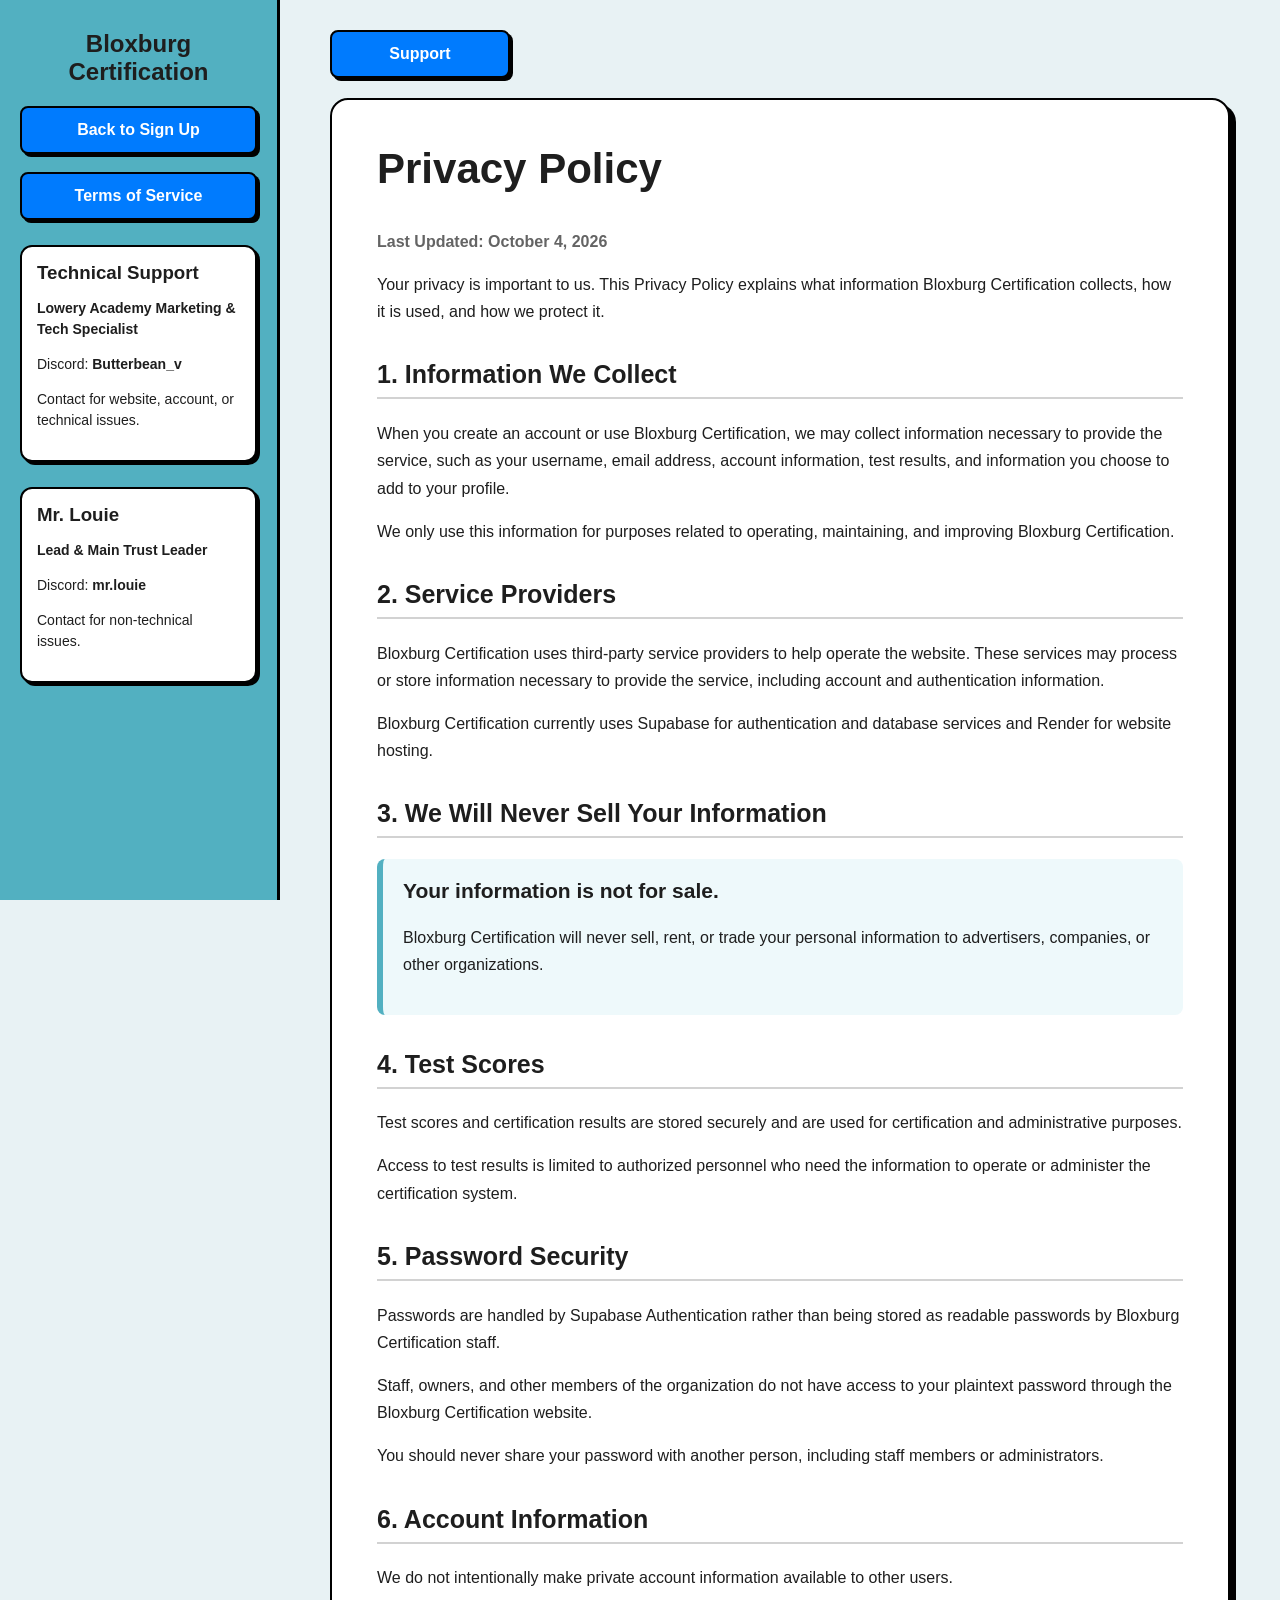
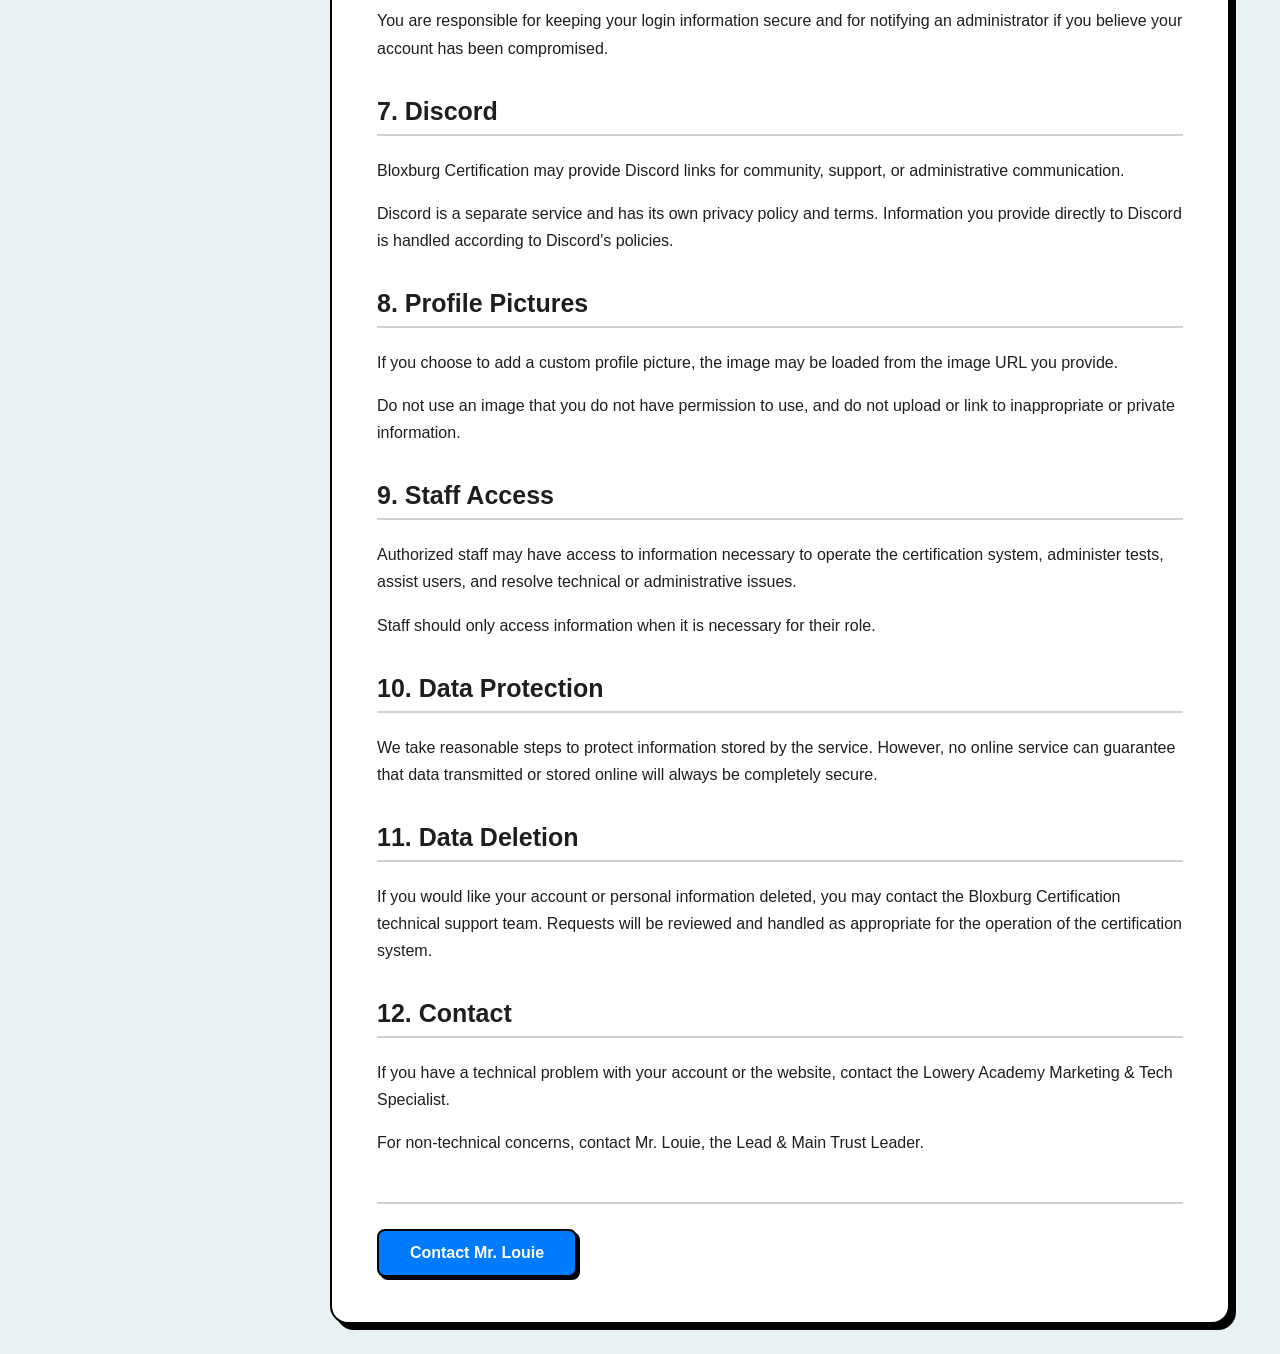
<file: Docs.html>
<!DOCTYPE html>

<html lang="en">

<head>


<meta charset="UTF-8">

<meta name="viewport" content="width=device-width, initial-scale=1.0">

<link rel="icon" href="Docs.png">

<title>Privacy Policy - Bloxburg Certification</title>

<link rel="stylesheet" href="Docs.css">


</head>

<body>

<div id="SideBar">


<h2>Bloxburg Certification</h2>

<a href="signup.html">
    <button class="SideButton">
        Back to Sign Up
    </button>
</a>

<br><br>

<a href="Terms.html">
    <button class="SideButton">
        Terms of Service
    </button>
</a>


<div class="ContactCard">

    <h3>Technical Support</h3>

    <p class="Role">
        Lowery Academy Marketing & Tech Specialist
    </p>

    <p>
        Discord: <strong>Butterbean_v</strong>
    </p>

    <p>
        Contact for website, account, or technical issues.
    </p>

</div>


<div class="ContactCard">

    <h3>Mr. Louie</h3>

    <p class="Role">
        Lead & Main Trust Leader
    </p>

    <p>
        Discord: <strong>mr.louie</strong>
    </p>

    <p>
        Contact for non-technical issues.
    </p>

</div>


</div>

<main id="Document">

<div id="TopBar">

    <a href="https://discord.com/users/1171585073271808067">
        <button class="BackButton">
            Support
        </button>
    </a>

</div>


<section class="Policy">

    <h1>Privacy Policy</h1>

    <p class="Updated">
        Last Updated: October 4, 2026
    </p>


    <p>
        Your privacy is important to us. This Privacy Policy explains
        what information Bloxburg Certification collects, how it is
        used, and how we protect it.
    </p>


    <h2>1. Information We Collect</h2>

    <p>
        When you create an account or use Bloxburg Certification,
        we may collect information necessary to provide the service,
        such as your username, email address, account information,
        test results, and information you choose to add to your profile.
    </p>

    <p>
        We only use this information for purposes related to operating,
        maintaining, and improving Bloxburg Certification.
    </p>


    <h2>2. Service Providers</h2>

    <p>
        Bloxburg Certification uses third-party service providers to
        help operate the website. These services may process or store
        information necessary to provide the service, including account
        and authentication information.
    </p>

    <p>
        Bloxburg Certification currently uses Supabase for authentication
        and database services and Render for website hosting.
    </p>


    <h2>3. We Will Never Sell Your Information</h2>

    <div class="ImportantBox">

        <h3>Your information is not for sale.</h3>

        <p>
            Bloxburg Certification will never sell, rent, or trade your
            personal information to advertisers, companies, or other
            organizations.
        </p>

    </div>


    <h2>4. Test Scores</h2>

    <p>
        Test scores and certification results are stored securely and
        are used for certification and administrative purposes.
    </p>

    <p>
        Access to test results is limited to authorized personnel who
        need the information to operate or administer the certification
        system.
    </p>


    <h2>5. Password Security</h2>

    <p>
        Passwords are handled by Supabase Authentication rather than
        being stored as readable passwords by Bloxburg Certification
        staff.
    </p>

    <p>
        Staff, owners, and other members of the organization do not
        have access to your plaintext password through the
        Bloxburg Certification website.
    </p>

    <p>
        You should never share your password with another person,
        including staff members or administrators.
    </p>


    <h2>6. Account Information</h2>

    <p>
        We do not intentionally make private account information
        available to other users.
    </p>

    <p>
        You are responsible for keeping your login information secure
        and for notifying an administrator if you believe your account
        has been compromised.
    </p>


    <h2>7. Discord</h2>

    <p>
        Bloxburg Certification may provide Discord links for community,
        support, or administrative communication.
    </p>

    <p>
        Discord is a separate service and has its own privacy policy
        and terms. Information you provide directly to Discord is
        handled according to Discord's policies.
    </p>


    <h2>8. Profile Pictures</h2>

    <p>
        If you choose to add a custom profile picture, the image may
        be loaded from the image URL you provide.
    </p>

    <p>
        Do not use an image that you do not have permission to use,
        and do not upload or link to inappropriate or private
        information.
    </p>


    <h2>9. Staff Access</h2>

    <p>
        Authorized staff may have access to information necessary to
        operate the certification system, administer tests, assist
        users, and resolve technical or administrative issues.
    </p>

    <p>
        Staff should only access information when it is necessary for
        their role.
    </p>


    <h2>10. Data Protection</h2>

    <p>
        We take reasonable steps to protect information stored by the
        service. However, no online service can guarantee that data
        transmitted or stored online will always be completely secure.
    </p>


    <h2>11. Data Deletion</h2>

    <p>
        If you would like your account or personal information deleted,
        you may contact the Bloxburg Certification technical support
        team. Requests will be reviewed and handled as appropriate for
        the operation of the certification system.
    </p>


    <h2>12. Contact</h2>

    <p>
        If you have a technical problem with your account or the
        website, contact the Lowery Academy Marketing & Tech
        Specialist.
    </p>

    <p>
        For non-technical concerns, contact Mr. Louie, the Lead &
        Main Trust Leader.
    </p>


    <div class="BottomButtons">

        <a href="https://discord.com/users/1147816486375784560">
            <button class="BackButton">
                Contact Mr. Louie
            </button>
        </a>

    </div>

</section>


</main>

</body>

</html>
</file>
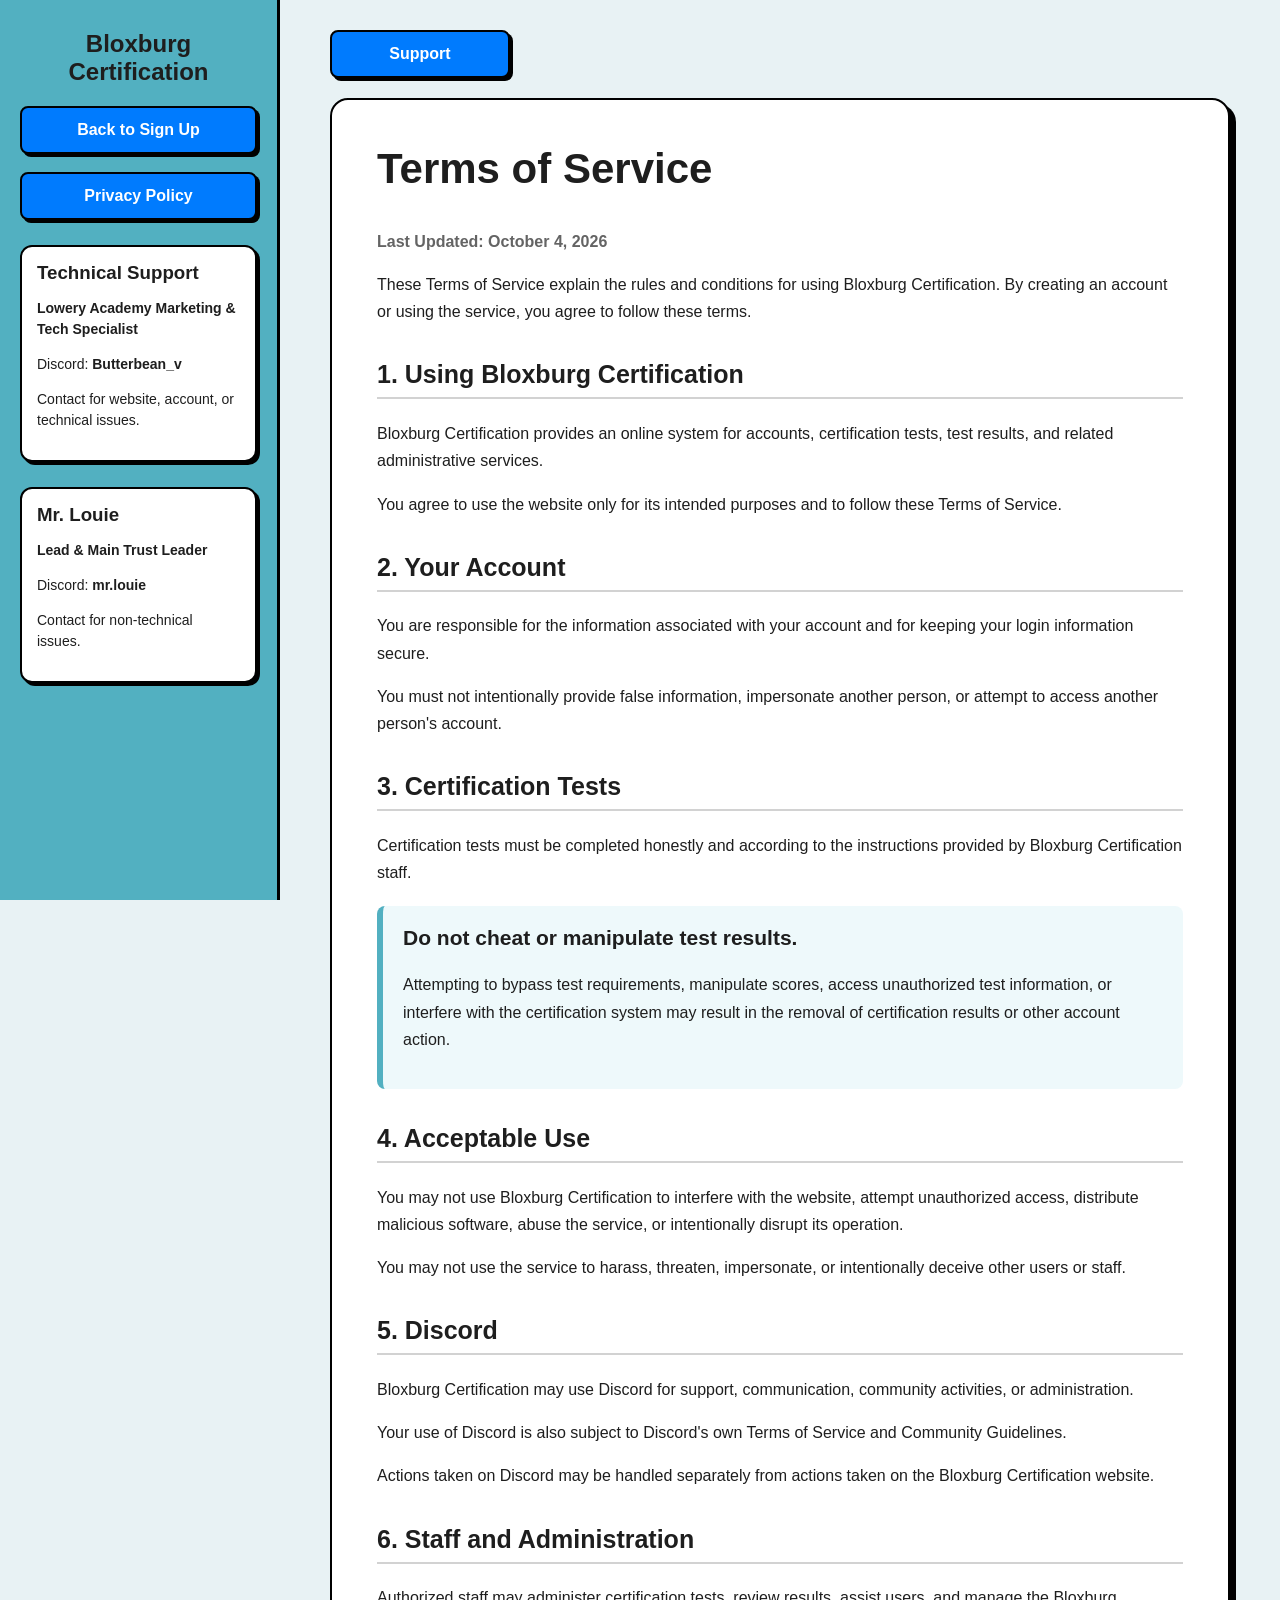
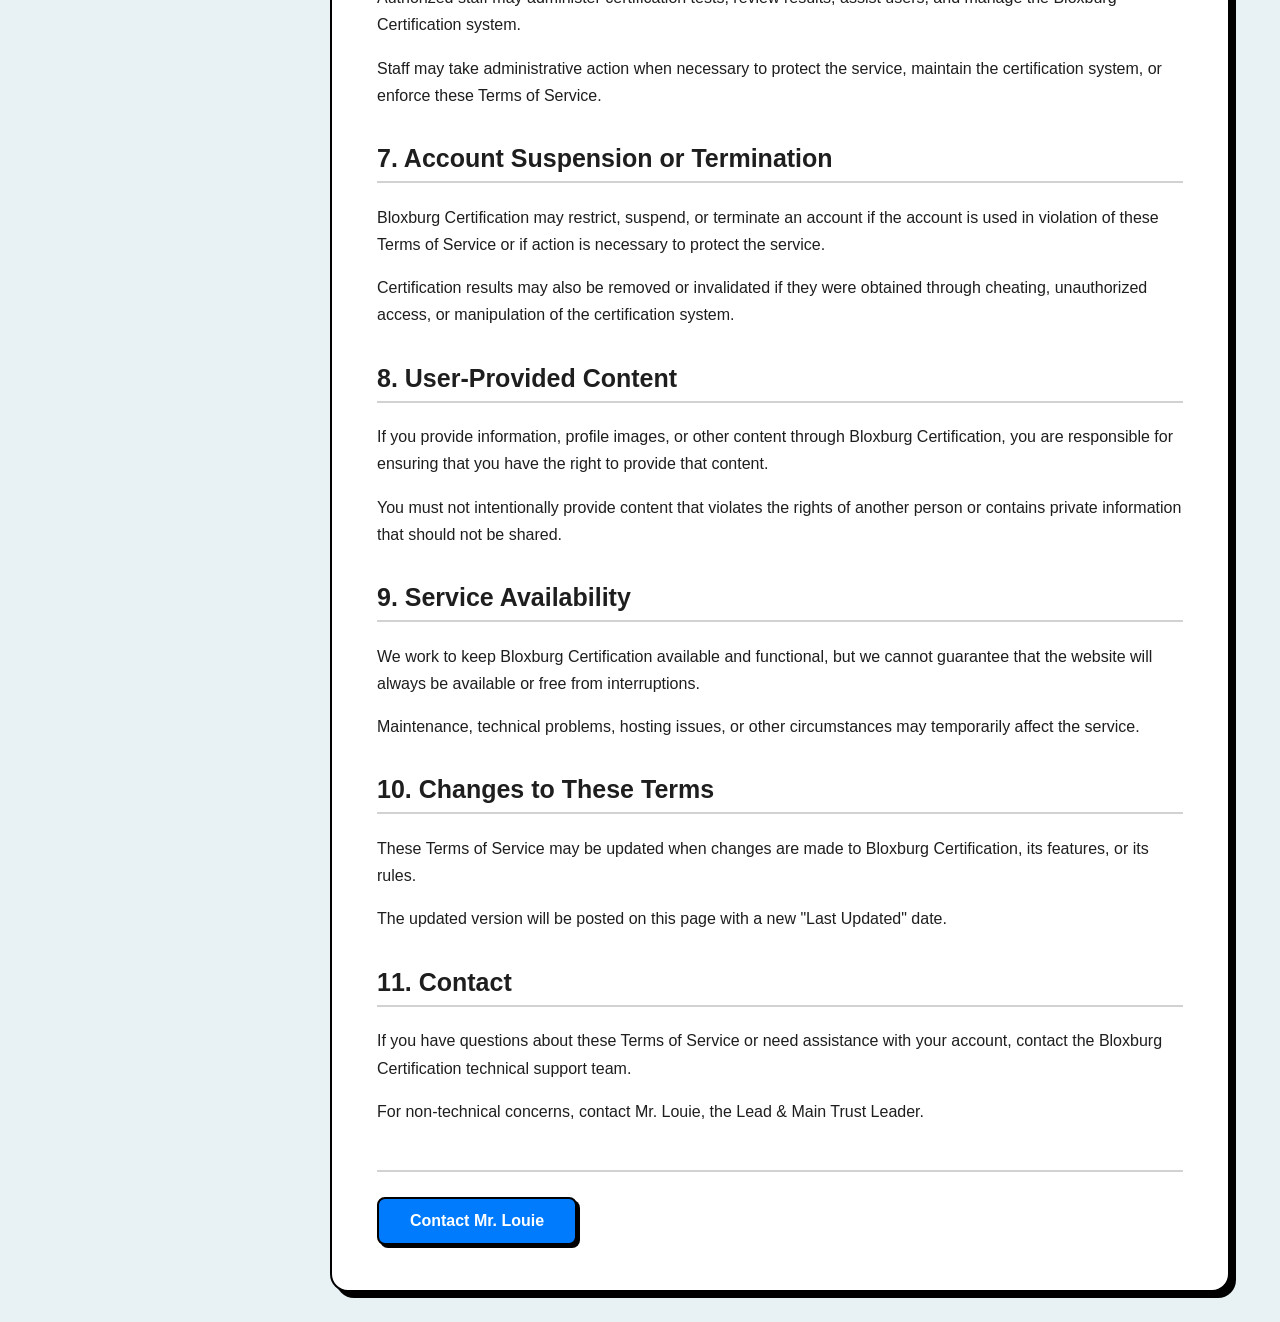
<file: Terms.html>
<!DOCTYPE html>

<html lang="en">

<head>

<meta charset="UTF-8">

<meta name="viewport" content="width=device-width, initial-scale=1.0">

<link rel="icon" href="Docs.png">

<title>Terms of Service - Bloxburg Certification</title>

<link rel="stylesheet" href="Terms.css">


</head>

<body>

<div id="SideBar">


<h2>Bloxburg Certification</h2>

<a href="signup.html">
    <button class="SideButton">
        Back to Sign Up
    </button>
</a>

<br><br>

<a href="Docs.html">
    <button class="SideButton">
        Privacy Policy
    </button>
</a>


<div class="ContactCard">

    <h3>Technical Support</h3>

    <p class="Role">
        Lowery Academy Marketing & Tech Specialist
    </p>

    <p>
        Discord: <strong>Butterbean_v</strong>
    </p>

    <p>
        Contact for website, account, or technical issues.
    </p>

</div>


<div class="ContactCard">

    <h3>Mr. Louie</h3>

    <p class="Role">
        Lead & Main Trust Leader
    </p>

    <p>
        Discord: <strong>mr.louie</strong>
    </p>

    <p>
        Contact for non-technical issues.
    </p>

</div>


</div>

<main id="Document">


<div id="TopBar">

    <a href="https://discord.com/users/1171585073271808067">
        <button class="BackButton">
            Support
        </button>
    </a>

</div>


<section class="Terms">

    <h1>Terms of Service</h1>

    <p class="Updated">
        Last Updated: October 4, 2026
    </p>


    <p>
        These Terms of Service explain the rules and conditions for
        using Bloxburg Certification. By creating an account or using
        the service, you agree to follow these terms.
    </p>


    <h2>1. Using Bloxburg Certification</h2>

    <p>
        Bloxburg Certification provides an online system for accounts,
        certification tests, test results, and related administrative
        services.
    </p>

    <p>
        You agree to use the website only for its intended purposes
        and to follow these Terms of Service.
    </p>


    <h2>2. Your Account</h2>

    <p>
        You are responsible for the information associated with your
        account and for keeping your login information secure.
    </p>

    <p>
        You must not intentionally provide false information,
        impersonate another person, or attempt to access another
        person's account.
    </p>


    <h2>3. Certification Tests</h2>

    <p>
        Certification tests must be completed honestly and according
        to the instructions provided by Bloxburg Certification staff.
    </p>

    <div class="ImportantBox">

        <h3>Do not cheat or manipulate test results.</h3>

        <p>
            Attempting to bypass test requirements, manipulate scores,
            access unauthorized test information, or interfere with the
            certification system may result in the removal of
            certification results or other account action.
        </p>

    </div>


    <h2>4. Acceptable Use</h2>

    <p>
        You may not use Bloxburg Certification to interfere with the
        website, attempt unauthorized access, distribute malicious
        software, abuse the service, or intentionally disrupt its
        operation.
    </p>

    <p>
        You may not use the service to harass, threaten, impersonate,
        or intentionally deceive other users or staff.
    </p>


    <h2>5. Discord</h2>

    <p>
        Bloxburg Certification may use Discord for support,
        communication, community activities, or administration.
    </p>

    <p>
        Your use of Discord is also subject to Discord's own Terms of
        Service and Community Guidelines.
    </p>

    <p>
        Actions taken on Discord may be handled separately from actions
        taken on the Bloxburg Certification website.
    </p>


    <h2>6. Staff and Administration</h2>

    <p>
        Authorized staff may administer certification tests, review
        results, assist users, and manage the Bloxburg Certification
        system.
    </p>

    <p>
        Staff may take administrative action when necessary to protect
        the service, maintain the certification system, or enforce
        these Terms of Service.
    </p>


    <h2>7. Account Suspension or Termination</h2>

    <p>
        Bloxburg Certification may restrict, suspend, or terminate an
        account if the account is used in violation of these Terms of
        Service or if action is necessary to protect the service.
    </p>

    <p>
        Certification results may also be removed or invalidated if
        they were obtained through cheating, unauthorized access, or
        manipulation of the certification system.
    </p>


    <h2>8. User-Provided Content</h2>

    <p>
        If you provide information, profile images, or other content
        through Bloxburg Certification, you are responsible for
        ensuring that you have the right to provide that content.
    </p>

    <p>
        You must not intentionally provide content that violates the
        rights of another person or contains private information that
        should not be shared.
    </p>


    <h2>9. Service Availability</h2>

    <p>
        We work to keep Bloxburg Certification available and
        functional, but we cannot guarantee that the website will
        always be available or free from interruptions.
    </p>

    <p>
        Maintenance, technical problems, hosting issues, or other
        circumstances may temporarily affect the service.
    </p>


    <h2>10. Changes to These Terms</h2>

    <p>
        These Terms of Service may be updated when changes are made
        to Bloxburg Certification, its features, or its rules.
    </p>

    <p>
        The updated version will be posted on this page with a new
        "Last Updated" date.
    </p>


    <h2>11. Contact</h2>

    <p>
        If you have questions about these Terms of Service or need
        assistance with your account, contact the Bloxburg
        Certification technical support team.
    </p>

    <p>
        For non-technical concerns, contact Mr. Louie, the Lead &
        Main Trust Leader.
    </p>


    <div class="BottomButtons">

        <a href="https://discord.com/users/1147816486375784560">
            <button class="BackButton">
                Contact Mr. Louie
            </button>
        </a>

    </div>

</section>

</main>

</body>

</html>
</file>
<file: Docs.css>
* {
    box-sizing: border-box;
}

body {
    margin: 0;
    font-family: Arial, Helvetica, sans-serif;
    background-color: rgb(232, 242, 244);
    color: rgb(30, 30, 30);
}

/* SIDE BAR */

#SideBar {
    position: fixed;
    left: 0;
    top: 0;

    width: 280px;
    height: 100vh;

    padding: 30px 20px;

    background-color: rgb(82, 176, 193);
    border-right: 3px solid black;

    overflow-y: auto;
}

#SideBar h2 {
    margin-top: 0;
    text-align: center;
    font-size: 24px;
}

/* BUTTONS */

.SideButton,
.BackButton {
    width: 100%;
    padding: 13px 18px;

    border: 2px solid black;
    border-radius: 8px;

    background-color: #007BFE;
    color: white;

    font-size: 16px;
    font-weight: bold;

    cursor: pointer;

    box-shadow: 3px 3px 0 black;

    transition: 0.15s;
}

.SideButton:hover,
.BackButton:hover {
    transform: translateY(-2px);
    box-shadow: 5px 5px 0 black;
}

.SideButton:active,
.BackButton:active {
    transform: translateY(2px);
    box-shadow: 1px 1px 0 black;
}

/* CONTACT CARDS */

.ContactCard {
    margin-top: 25px;
    padding: 15px;

    background-color: white;

    border: 2px solid black;
    border-radius: 12px;

    box-shadow: 3px 3px 0 black;
}

.ContactCard h3 {
    margin-top: 0;
    margin-bottom: 8px;
}

.ContactCard p {
    font-size: 14px;
    line-height: 1.5;
}

.ContactCard .Role {
    font-weight: bold;
}

/* MAIN DOCUMENT */

#Document {
    margin-left: 280px;
    padding: 30px;
}

/* TOP BAR */

#TopBar {
    max-width: 900px;
    margin: 0 auto 20px auto;
}

#TopBar .BackButton {
    width: 180px;
}

/* POLICY */

.Policy {
    max-width: 900px;
    margin: 0 auto;

    padding: 45px;

    background-color: white;

    border: 2px solid black;
    border-radius: 18px;

    box-shadow: 6px 6px 0 black;
}

.Policy h1 {
    margin-top: 0;
    font-size: 42px;
}

.Policy h2 {
    margin-top: 35px;

    font-size: 25px;

    border-bottom: 2px solid rgb(210, 210, 210);

    padding-bottom: 8px;
}

.Policy p {
    font-size: 16px;
    line-height: 1.7;
}

/* UPDATED TEXT */

.Updated {
    color: rgb(100, 100, 100);
    font-weight: bold;
}

/* IMPORTANT PRIVACY BOX */

.ImportantBox {
    margin-top: 20px;
    padding: 20px;

    background-color: rgb(238, 249, 251);

    border-left: 6px solid rgb(82, 176, 193);
    border-radius: 8px;
}

.ImportantBox h3 {
    margin-top: 0;
    font-size: 21px;
}

/* BOTTOM BUTTON */

.BottomButtons {
    margin-top: 45px;

    padding-top: 25px;

    border-top: 2px solid rgb(210, 210, 210);
}

.BottomButtons .BackButton {
    width: 200px;
}

/* MOBILE */

@media (max-width: 750px) {

    #SideBar {
        position: relative;

        width: 100%;
        height: auto;

        border-right: none;
        border-bottom: 3px solid black;
    }

    #Document {
        margin-left: 0;
        padding: 15px;
    }

    .Policy {
        padding: 25px;
    }

    .Policy h1 {
        font-size: 32px;
    }
}
@media (max-width: 750px) {
    #SideBar {
        position: relative;
        width: 100%;
        height: auto;
        border-right: none;
        border-bottom: 3px solid black;
    }

    #Document {
        margin-left: 0;
        padding: 15px;
    }

    .Terms {
        width: 100%;
        padding: 20px;
    }

    .Terms h1 {
        font-size: 32px;
    }

    .Terms h2 {
        font-size: 22px;
    }

    .Terms p {
        font-size: 15px;
    }
}
</file>
<file: Terms.css>
* {
  box-sizing: border-box;
  }

body {
margin: 0;
font-family: Arial, Helvetica, sans-serif;
background-color: rgb(232, 242, 244);
color: rgb(30, 30, 30);
}

/* SIDE BAR */

#SideBar {
position: fixed;
left: 0;
top: 0;

width: 280px;
height: 100vh;

padding: 30px 20px;

background-color: rgb(82, 176, 193);
border-right: 3px solid black;

overflow-y: auto;


}

#SideBar h2 {
margin-top: 0;
text-align: center;
font-size: 24px;
}

/* BUTTONS */

.SideButton,
.BackButton {
width: 100%;
padding: 13px 18px;


border: 2px solid black;
border-radius: 8px;

background-color: #007BFE;
color: white;

font-size: 16px;
font-weight: bold;

cursor: pointer;

box-shadow: 3px 3px 0 black;

transition: 0.15s;


}

.SideButton:hover,
.BackButton:hover {
transform: translateY(-2px);
box-shadow: 5px 5px 0 black;
}

.SideButton:active,
.BackButton:active {
transform: translateY(2px);
box-shadow: 1px 1px 0 black;
}

/* CONTACT CARDS */

.ContactCard {
margin-top: 25px;
padding: 15px;


background-color: white;

border: 2px solid black;
border-radius: 12px;

box-shadow: 3px 3px 0 black;


}

.ContactCard h3 {
margin-top: 0;
margin-bottom: 8px;
}

.ContactCard p {
font-size: 14px;
line-height: 1.5;
}

.ContactCard .Role {
font-weight: bold;
}

/* MAIN DOCUMENT */

#Document {
margin-left: 280px;
padding: 30px;
}

/* TOP BAR */

#TopBar {
max-width: 900px;
margin: 0 auto 20px auto;
}

#TopBar .BackButton {
width: 180px;
}

/* TERMS */

.Terms {
max-width: 900px;
margin: 0 auto;


padding: 45px;

background-color: white;

border: 2px solid black;
border-radius: 18px;

box-shadow: 6px 6px 0 black;


}

.Terms h1 {
margin-top: 0;
font-size: 42px;
}

.Terms h2 {
margin-top: 35px;


font-size: 25px;

border-bottom: 2px solid rgb(210, 210, 210);

padding-bottom: 8px;


}

.Terms p {
font-size: 16px;
line-height: 1.7;
}

/* UPDATED TEXT */

.Updated {
color: rgb(100, 100, 100);
font-weight: bold;
}

/* IMPORTANT TERMS BOX */

.ImportantBox {
margin-top: 20px;
padding: 20px;

background-color: rgb(238, 249, 251);

border-left: 6px solid rgb(82, 176, 193);
border-radius: 8px;


}

.ImportantBox h3 {
margin-top: 0;
font-size: 21px;
}

/* BOTTOM BUTTON */

.BottomButtons {
margin-top: 45px;


padding-top: 25px;

border-top: 2px solid rgb(210, 210, 210);


}

.BottomButtons .BackButton {
width: 200px;
}

/* MOBILE */

@media (max-width: 750px) {


#SideBar {
    position: relative;

    width: 100%;
    height: auto;

    border-right: none;
    border-bottom: 3px solid black;
}

#Document {
    margin-left: 0;
    padding: 15px;
}

.Terms {
    padding: 25px;
}

.Terms h1 {
    font-size: 32px;
}


}
@media (max-width: 750px) {
    #SideBar {
        position: relative;
        width: 100%;
        height: auto;
        border-right: none;
        border-bottom: 3px solid black;
    }

    #Document {
        margin-left: 0;
        padding: 15px;
    }

    .Terms {
        width: 100%;
        padding: 20px;
    }

    .Terms h1 {
        font-size: 32px;
    }

    .Terms h2 {
        font-size: 22px;
    }

    .Terms p {
        font-size: 15px;
    }
}
</file>
